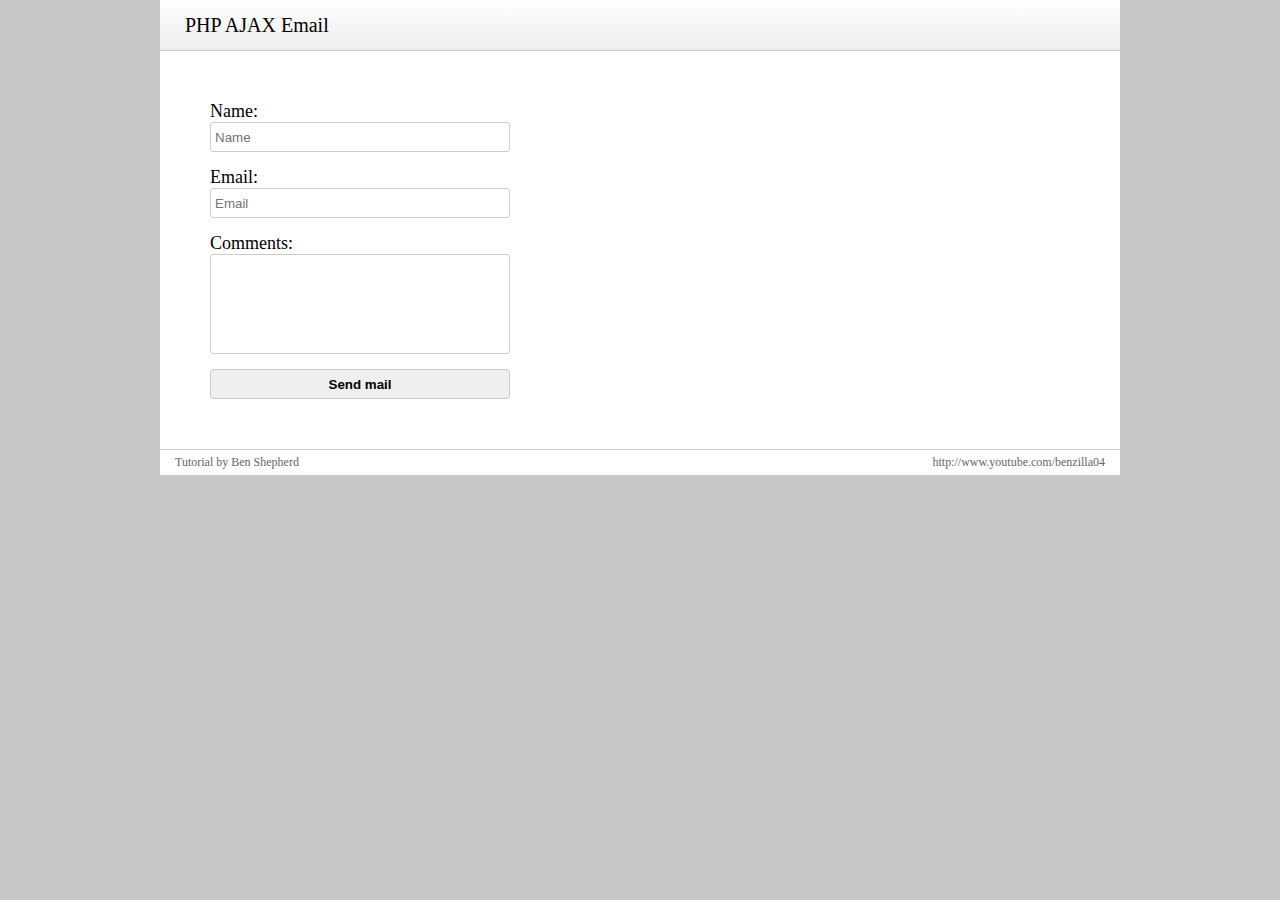
<file: form/index.html>
<html>
<head>
<title>PHP AJAX Email</title>
<link rel="stylesheet" type="text/css" href="style/css2.css" />
<script src="//ajax.googleapis.com/ajax/libs/jquery/1.9.1/jquery.min.js"></script>
<script>
	var ajax = {
		isSubmiting: false,
		send: function() {
			
			if(ajax.isSubmiting == false) {
				ajax.isSubmiting = true;
				
				var userName = $("input[name=name]").val();
				var userEmail = $("input[name=email]").val();
				var userComments = $("textarea").val();
				
				if(userName == "" || userEmail == "" || userComments == "")
					alert("Form not complete");
				else {
					
					ajax.SetText("Sending...");
					$.post("sendmail.php", {
						name: userName, email: userEmail, comments: userComments	
					}, function(data) {
						if(data == "true") {
							ajax.SetText("Sent!");	
						} else {
							ajax.SetText("Send mail");
							alert(data);	
						}
						
						ajax.isSubmiting = false;
					});
				}
			}
			else alert("You can only send 1 email at a time");
		},
		SetText: function(text) {
			$("input[type=button]").val(text);
		}
	}
</script>
</head>

<body>
	<div id="wrapper">
		<div id="title">
			<p>PHP AJAX Email</p>
		</div>
		<div id="content">
			<p>Name:<br />
			<input type="text" class="txtbox" name="name" placeholder="Name"></p>
			<p>Email:<br />
			<input type="text" class="txtbox" name="email" placeholder="Email"></p>
			<p>Comments:<br />
			<textarea name="comments"></textarea></p>
			<input type="button" value="Send mail" onClick="ajax.send()" class="btn">
		</div>
		<div id="footer">
			<p>Tutorial by Ben Shepherd</p><a href="http://www.youtube.com/benzilla04">http://www.youtube.com/benzilla04</a>
		</div>
	</div>
</body>
</html>
</file>
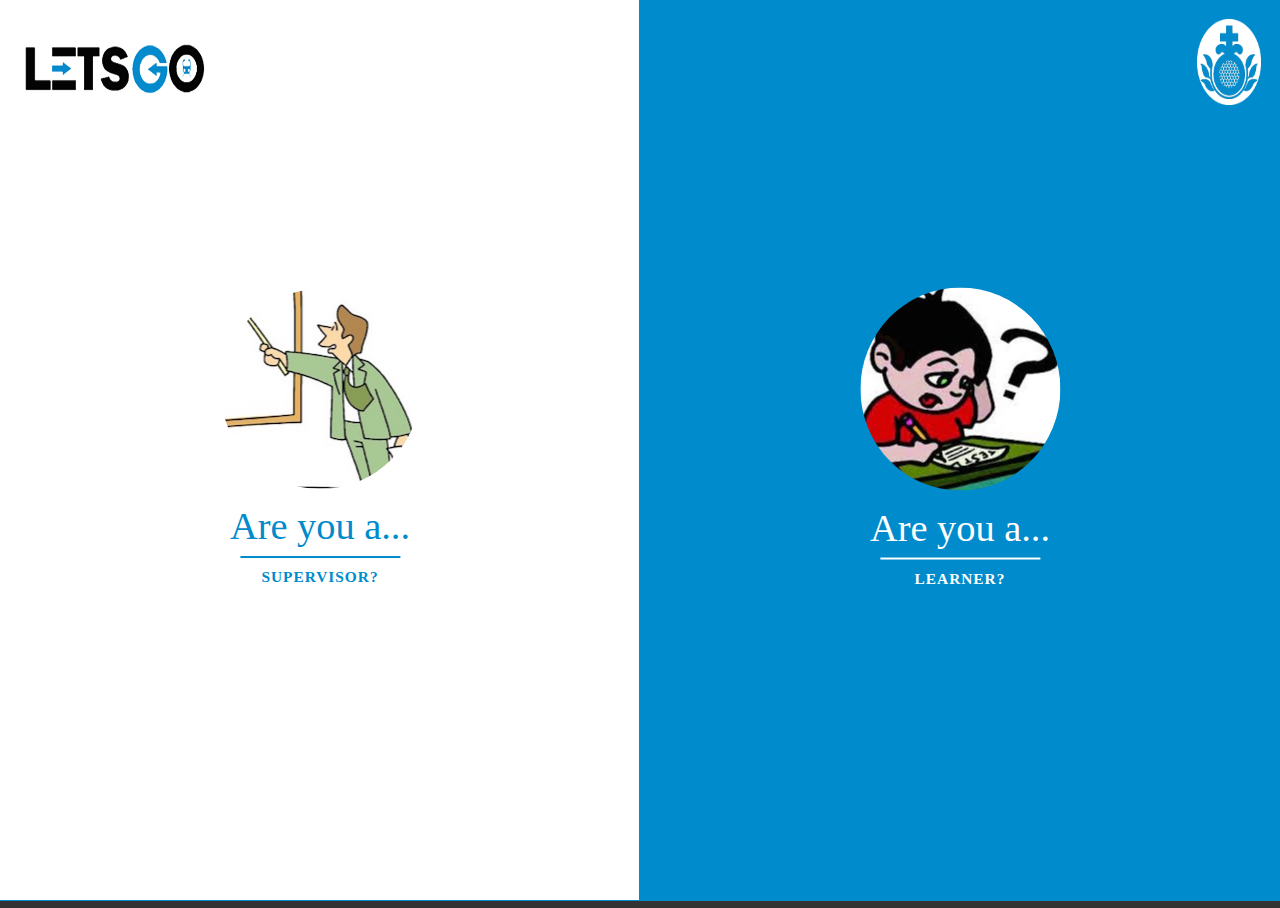
<file: game/index.html>
<!DOCTYPE html>
<html lang="en" class="no-js">
  <head>
    <meta charset="UTF-8" />
    <meta http-equiv="X-UA-Compatible" content="IE=edge,chrome=1"> 
    <title>Lets Go</title>
    <link rel="stylesheet" type="text/css" href="css/main.css" />
  </head>
  <body>
    <div class="container">
      <div id="splitlayout" class="splitlayout">
          <div class="side side-left">
          <img class="icon" align="left" src="pics/logo.png">
            <div class="intro-content">
              <div class="profile"><a href="../scoreDB/index.html"><img src="pics/teach1.jpg" alt="profile1"></a></div>
              <h1><span>Are you a... </span><span>Supervisor?</span></h1>
            </div>
            <div class="overlay"></div>
          </div>
          <div class="side side-right">
            <div class="intro-content">
              <div class="profile"><a href="nav.html"><img src="pics/learn.jpeg" alt="profile2"></a></div>
              <h1><span>Are you a... </span><span>Learner?</span></h1>
            </div>
            <img class="sjog" align="right" src="pics/icon.png">
          </div>
      </div>
    </div>
  </body>
</html>
</file>
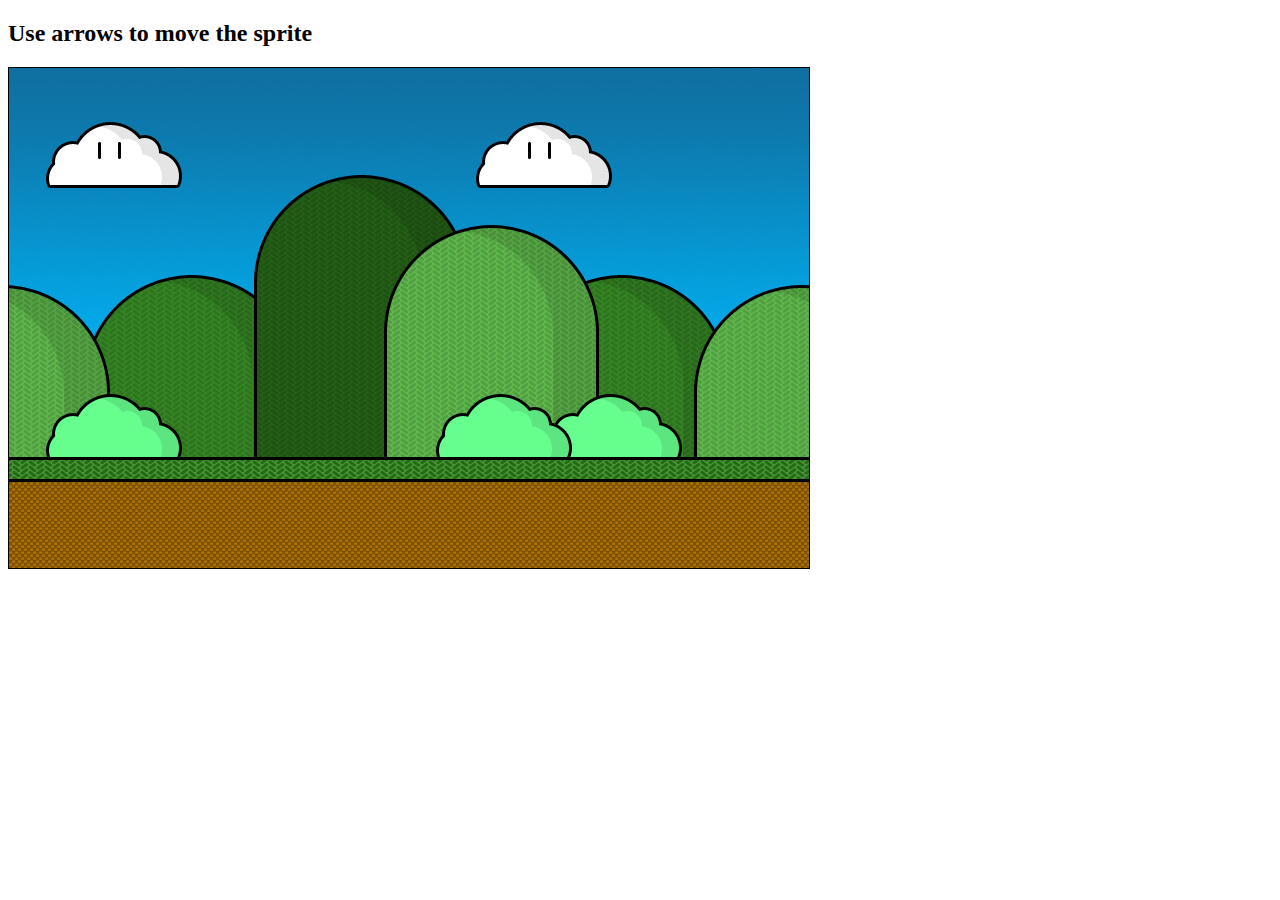
<file: lab8.html>
<!doctype html>
<html lang="en">
	
	<head>
		
		<title>HTML5 Example</title>
		<style type="text/css"> 
			canvas {
			     border: 1px solid #000000
				   }
		</style>
		<script type="text/javascript" src="raf.js"></script>
		<script type="text/javascript" >

			var can1;
			var ctx1;
			function init() {
				can1 =	document.getElementById("canvas1");
				ctx1 =  can1.getContext("2d");
				question1(ctx1);
                var img = new Image();
                img.src = "DummyBoy1.png";
				img.onload = draw;
            }
			function question1(context){ 

				var ctx;
				var count = 0;
				var x;
				var y;
				var dx = 0;
				var dy = 0;
                
				var img = new Image();
                img.src = "DummyBoy1.png";
				img.onload = draw;
                
                var imgObj = new Image(); // Create new img element
			    imgObj.src = 'background.jpg'; // Set
                
                var imgEx = new Image();
                imgEx.src = "explosion.png";
                imgEx.onload = drawExplosion;
                
                function drawPattern(){
                context.fillStyle=context.createPattern(imgObj, "repeat");
			    context.fillRect(0,0,can1.width,can1.height);	
			    }		
			
			    imgObj.onload = drawPattern;
               
                function draw() {
				//requestAnimationFrame(draw);
                    
                //ctx1.clearRect(dx, 300, 106, 100);
                drawPattern();    
				x = (count % 4)* 110;
				y = Math.floor(count /4) * 163;
                    
				ctx1.drawImage(img, x, y, 110, 163, dx++, 300, 110, 163);
                          
				if(count == 15) {
				count= 0;
				} else {
				count++
			}
        }  
                
                 function drawExplosion() {
                     //put explosion code here
        }  
                
                
           document.onkeydown = checkKey;

            function checkKey(e) {
            
                e = e || window.event;
            
                if (e.keyCode == '39') {
                    draw();
                }
                else if (e.keyCode == '37') {
                    draw();
                    ctx1.drawImage(img, x, y, 110, 163, dx--, 300, 110, 163);
                    ctx1.drawImage(img, x, y, 110, 163, dx--, 300, 110, 163);
                }
        }         
    } 
                    
        
</script>

	</head>

	<body onload="init()">
		<h2>Use arrows to move the sprite<h2>
		<canvas id="canvas1" width="800" height="500">
			Canvas is not supported
		</canvas>

	</body>

</html>
</file>
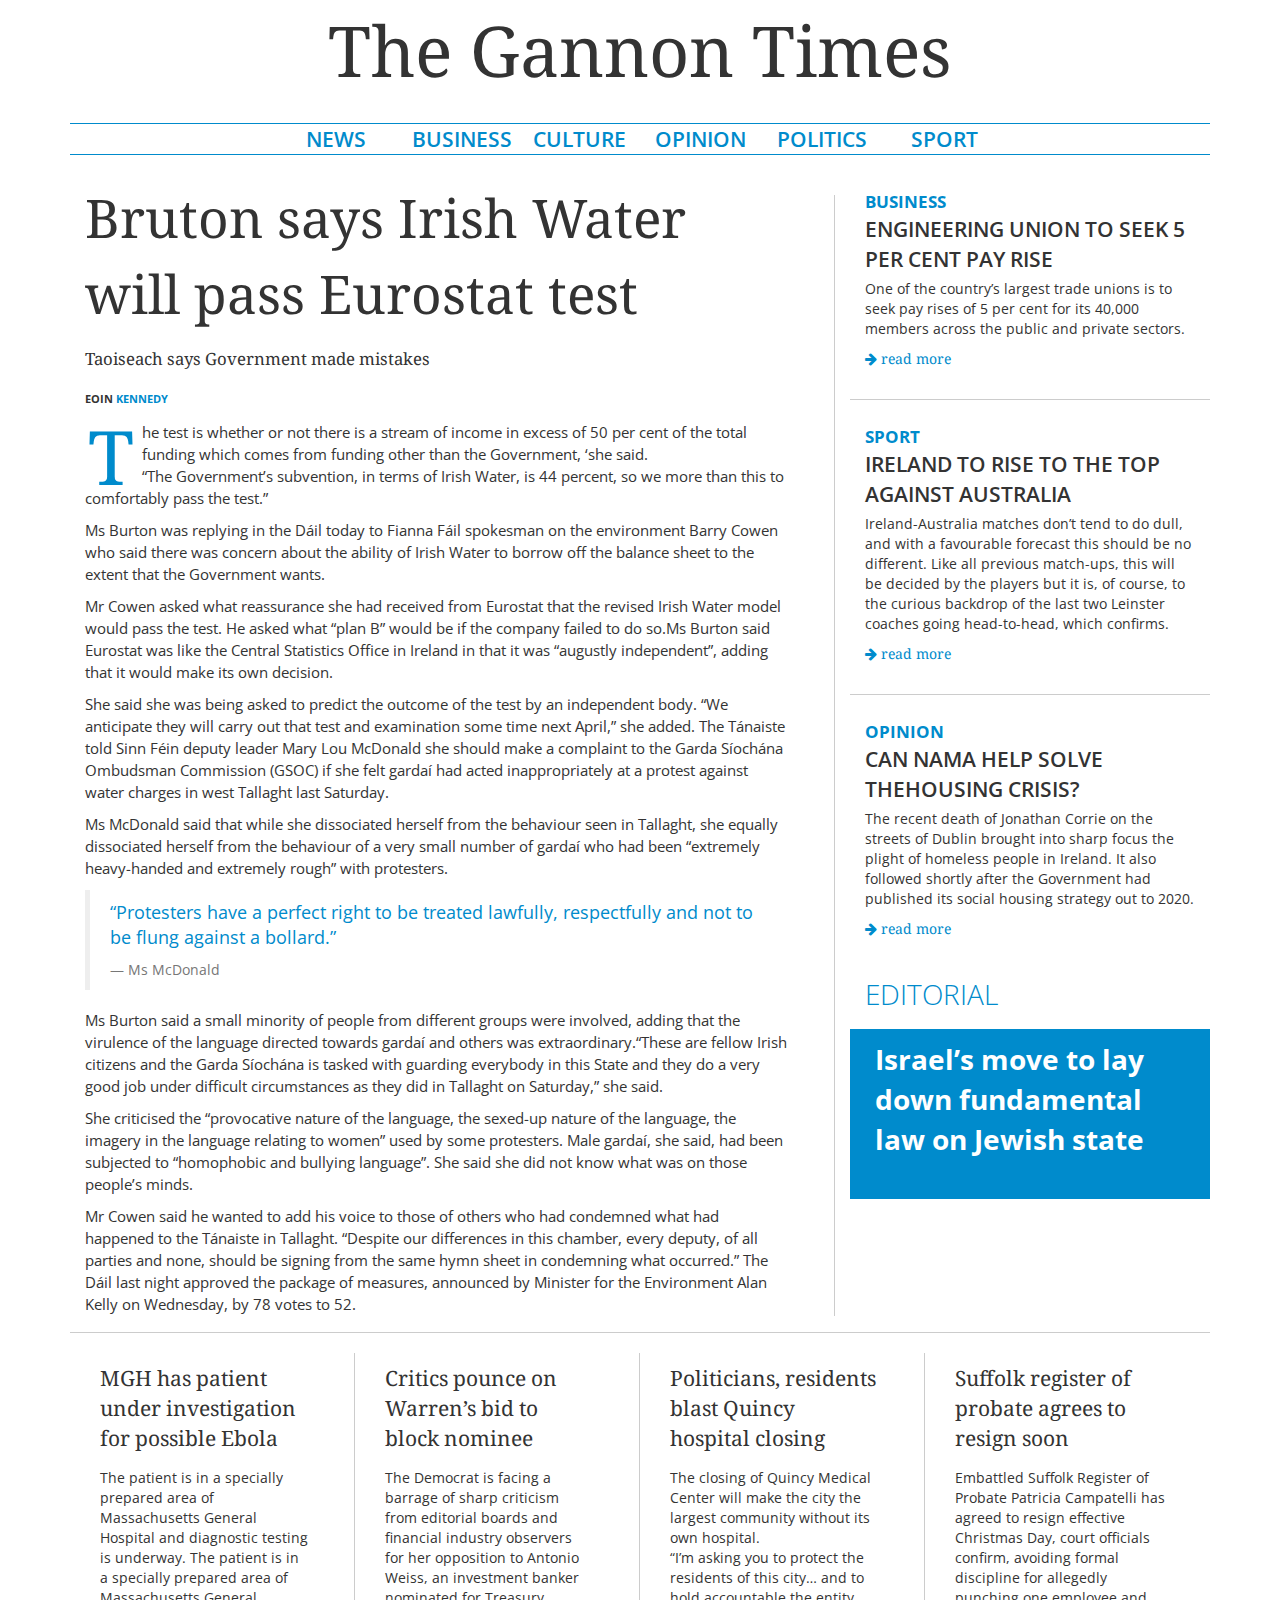
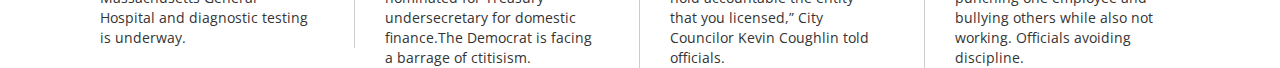
<file: page1.html>
<!DOCTYPE html>
<html lang="en">
  <head>
    <meta charset="utf-8">
    <meta http-equiv="X-UA-Compatible" content="IE=edge">
    <meta name="viewport" content="width=device-width, initial-scale=1">

    <link href="css/bootstrap.min.css" rel="stylesheet">
    <link href='http://fonts.googleapis.com/css?family=Open+Sans:300italic,400italic,600italic,700italic,800italic,400,600,300,700,800' rel='stylesheet' type='text/css'>   
    <link href='http://fonts.googleapis.com/css?family=Droid+Serif' rel='stylesheet' type='text/css'>  
    <link href='http://fonts.googleapis.com/css?family=Droid+Sans' rel='stylesheet' type='text/css'>
    
    <link rel="stylesheet" href="css/font-awesome/css/font-awesome.min.css">  
    <link href="css/style.css" rel="stylesheet">  
  </head>
  <body>
      <div class="container">
          <div class="row">
              <div class="col-md-12">
                    <div id="head" class="col-md-12">The Gannon Times</div>
              </div> 
              <div id="clock" class="col-md-12">
                <iframe src="http://free.timeanddate.com/clock/i4g5k6pd/n78/tlie/tt0" frameborder="0" width="269" height="18"></iframe>
              </div>
              
                   
              <div class="col-sm-12 col-md-12 col-lg-12">
                  <div id="line1" class="col-sm-12 col-md-12 col-lg-12"></div>      
                  <div class="col-md-8 col-md-offset-2">
                        <div id="nav" class="col-sm-4 col-md-4 col-lg-2">NEWS</div>
                        <div id="nav" class="col-sm-4 col-md-4 col-lg-2">BUSINESS</div>
                        <div id="nav" class="col-sm-4 col-md-4 col-lg-2">CULTURE</div>
                        <div id="nav" class="col-sm-4 col-md-4 col-lg-2">OPINION</div>
                        <div id="nav" class="col-sm-4 col-md-4 col-lg-2">POLITICS</div>
                        <div id="nav" class="col-sm-4 col-md-4 col-lg-2">SPORT</div>
                  </div>  
                  <div class="col-md-2"></div>
                  <div id="line1" class="col-sm-12 col-md-12 col-lg-12"></div>      
              </div> 
          </div>
          
          <div class="row">
              <div id="big1" class="col-md-8">
                  <div id="big2" class="col-md-12">Bruton says Irish Water will pass Eurostat test</div>
                  <div id="med" class="col-md-12">Taoiseach says Government made mistakes</div>
                  <div id="auth" class="col-md-12"><strong>EOIN <span class="blueAuth">KENNEDY</span></strong></div>

                  <div id="midCol1" class="col-md-12" >
                    <p><span class="firstcharacter">T</span>he test is whether or not there is a stream of income in excess of 50 per cent of the                                total funding which comes from funding other than the Government, ‘she said.<br> “The                                        Government’s subvention, in terms of Irish Water, is 44 percent, so we more than this to comfortably pass the test.” <p>Ms Burton was replying in the Dáil today to Fianna Fáil spokesman on the environment Barry Cowen who said there was concern                                about the ability of Irish Water to borrow off the balance sheet to the extent that the Government wants.</p><p>Mr Cowen asked what reassurance she had received from Eurostat that the revised Irish Water model would pass the test. He asked what “plan B” would be if the company failed to do so.Ms Burton said Eurostat was like the Central Statistics Office in Ireland in that it was “augustly independent”, adding that it would make its own decision.</p><p> She said she was being asked to predict the outcome of the test by an independent body. “We anticipate they will carry out that test and examination some time next April,” she added.
    The Tánaiste told Sinn Féin deputy leader Mary Lou McDonald she should make a complaint to the Garda Síochána Ombudsman Commission (GSOC) if she felt gardaí had acted inappropriately at a protest against water charges in west Tallaght last Saturday.
    </p><p>
    Ms McDonald said that while she dissociated herself from the behaviour seen in Tallaght, she equally dissociated herself from the behaviour of a very small number of gardaí who had been “extremely heavy-handed and extremely rough” with protesters.</p><p>
                      
                <blockquote  style="color: #008bcc;">
                  <p>“Protesters have a perfect right to be treated lawfully, respectfully and not to be flung against a bollard.”</p>
                  <footer>Ms McDonald</footer>
                </blockquote>
                      
                  </p><p>
    Ms Burton said a small minority of people from different groups were involved, adding that the virulence of the language directed towards gardaí and others was extraordinary.“These are fellow Irish citizens and the Garda Síochána is tasked with guarding everybody in this State and they do a very good job under difficult circumstances as they did in Tallaght on Saturday,” she said.
    </p><p>She criticised the “provocative nature of the language, the sexed-up nature of the language, the imagery in the language relating to women” used by some protesters. Male gardaí, she said, had been subjected to “homophobic and bullying language”. She said she did not know what was on those people’s minds.</p>
    Mr Cowen said he wanted to add his voice to those of others who had condemned what had happened to the Tánaiste in Tallaght.
    “Despite our differences in this chamber, every deputy, of all parties and none, should be signing from the same hymn sheet in condemning what occurred.”
    The Dáil last night approved the package of measures, announced by Minister for the Environment Alan Kelly on Wednesday, by 78 votes to 52.
                  </div> 
              </div>
              <div id="mid" class="col-md-4">
                <div id="blue" class="col-md-12"><strong>BUSINESS</strong></div>
                <div id="rTitle" class="col-md-12">ENGINEERING UNION TO SEEK 5 PER CENT PAY RISE</div>
                <div id="details" class="col-md-12">One of the country’s largest trade unions is to seek pay rises of 5 per cent for its 40,000 members                 across the public and private sectors.</div>
                <div id="arr2" class="col-md-12"><i class="fa fa-arrow-right"></i> read more</div>
                  
                <div class="col-md-12" id="line2"></div>

                <div id="blue" class="col-md-12"><strong>SPORT</strong></div>
                <div id="rTitle" class="col-md-12">IRELAND TO RISE TO THE TOP AGAINST  AUSTRALIA</div>
                <div id="details" class="col-md-12">Ireland-Australia matches don’t tend to do dull, and with a favourable forecast this should be no                   different. Like all previous match-ups, this will be decided by the players but it is, of course, to the curious backdrop of the last                   two Leinster coaches going head-to-head, which confirms. </div>
                <div id="arr2" class="col-md-12"><i class="fa fa-arrow-right"></i> read more</div>

                <div class="col-md-12" id="line2"></div>

                <div id="blue" class="col-md-12"><strong>OPINION</strong></div>
                <div id="rTitle" class="col-md-12">CAN NAMA HELP SOLVE THEHOUSING CRISIS?</div>
                <div id="details" class="col-md-12">The recent death of Jonathan Corrie on the streets of Dublin brought into sharp focus the plight of                 homeless people in Ireland. It also followed shortly after the Government had published its social housing strategy out to 2020.</div>
                <div id="arr2" class="col-md-12"><i class="fa fa-arrow-right"></i> read more</div>

                <div id="light" class="col-md-12">EDITORIAL</div>
                <div id="blueCol" class="col-md-12">
                <div id="b1" class="col-md-12"><strong>Israel’s move to lay 
                down fundamental law on Jewish state</strong></div>
                <div id="arr2" class="col-md-12"><i class="fa fa-arrow-right"></i> read more</div>
              </div>
              </div>              
              <div class="col-md-12"> 
                  
                  <div id="line3" class="col-lg-12"></div>

                  <div id="cols" class="col-md-3"> 
                      <div id="bot" class="col-md-12">MGH has patient under investigation for possible Ebola
                      </div>
                      <div id="midCol4" class="col-md-12">The patient is in a specially prepared area of Massachusetts General Hospital and diagnostic testing is underway. The patient is in a specially prepared area of Massachusetts General Hospital and diagnostic testing is underway.  
                      </div>
                  </div>

                  <div id="cols" class="col-md-3">
                      <div id="bot" class="col-md-12">Critics pounce on Warren’s bid to block nominee</div>
                      <div id="midCol4" class="col-md-12">The Democrat is facing a barrage of sharp criticism from editorial boards and financial industry observers for her opposition to Antonio Weiss, an investment banker nominated for Treasury undersecretary for domestic finance.The Democrat is facing a barrage of ctitisism.
                      </div>
                  </div>

                  <div id="cols" class="col-md-3">   
                      <div id="bot" class="col-md-12">Politicians, residents blast Quincy hospital closing</div>
                      <div id="midCol4" class="col-md-12">The closing of Quincy Medical Center will make the city the largest community without its own hospital. <br>“I’m asking you to protect the residents of this city… and to hold accountable the entity that you licensed,” City Councilor Kevin Coughlin told officials.
                      </div>        
                  </div>      

                      <div id="cols1" class="col-md-3" >  
                          <div id="bot" class="col-md-12">Suffolk register of probate agrees to resign soon</div>
                          <div id="midCol4" class="col-md-12">Embattled Suffolk Register of Probate Patricia Campatelli has agreed to resign effective Christmas Day, court officials confirm, avoiding formal discipline for allegedly punching one employee and bullying others while also not working. Officials avoiding discipline.
                          </div>
                      </div>      
                  </div>
              </div>
          </div>
      </div>
    <!-- jQuery (necessary for Bootstrap's JavaScript plugins) -->
    <script src="https://ajax.googleapis.com/ajax/libs/jquery/1.11.1/jquery.min.js"></script>
    <!-- Include all compiled plugins (below), or include individual files as needed -->
    <script src="js/bootstrap.min.js"></script>
  </body>
</html>
</file>
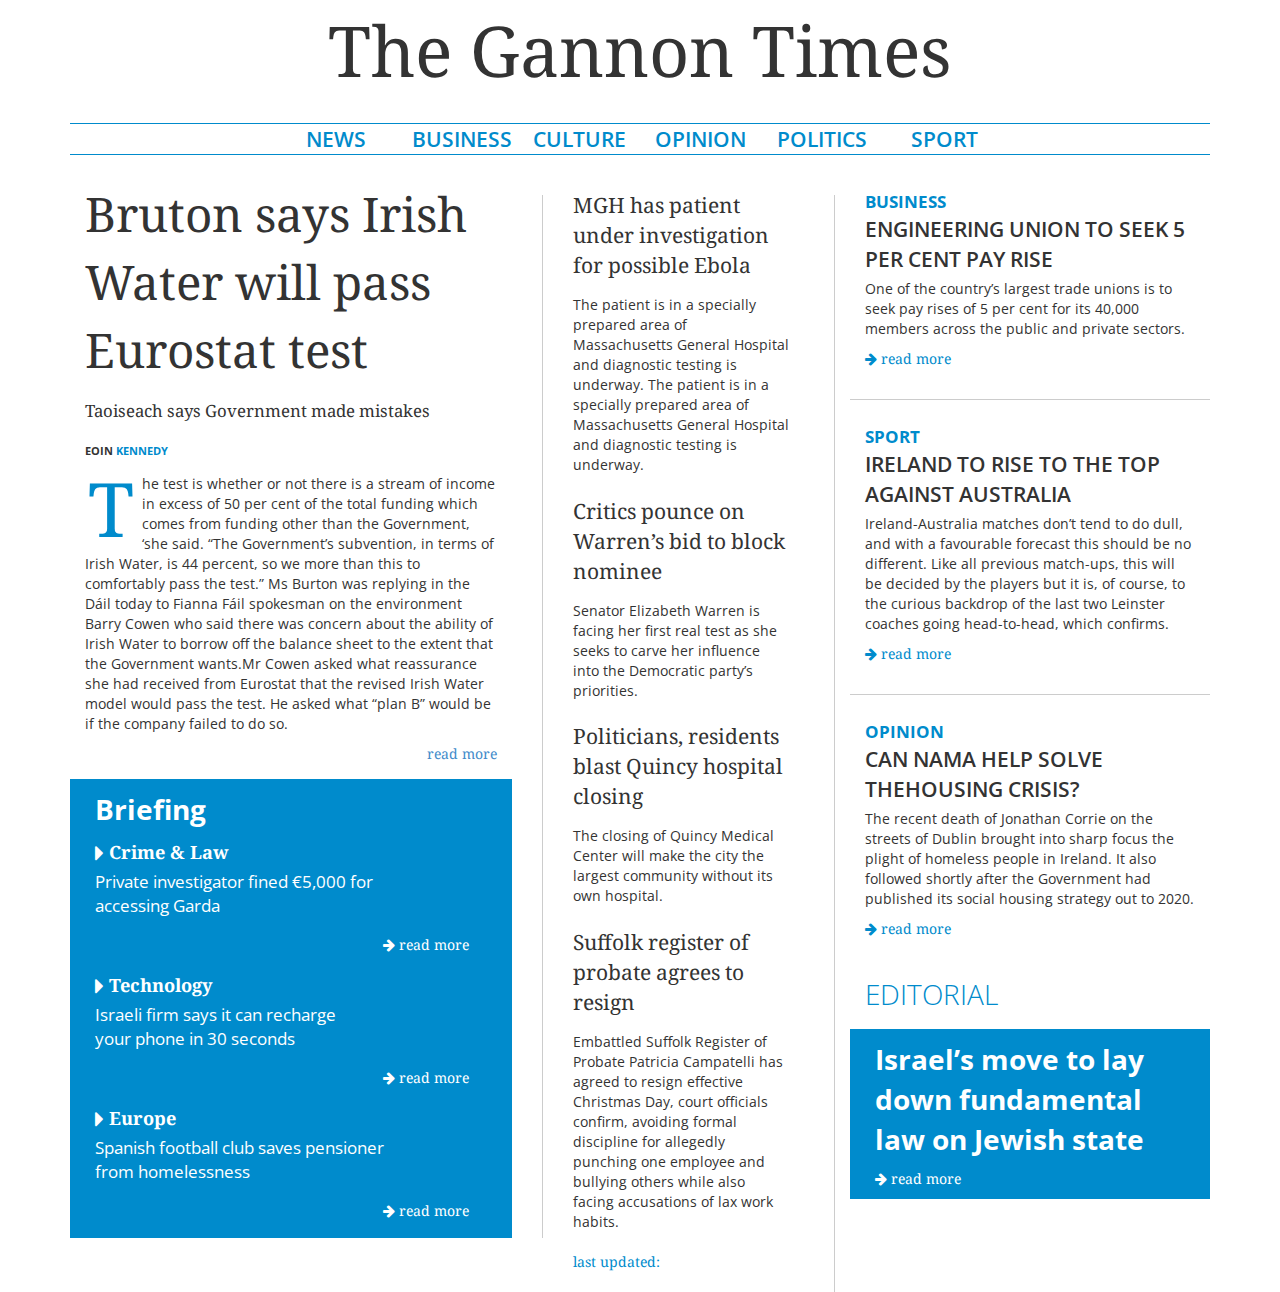
<file: type.html>
<!DOCTYPE html>
<html lang="en">
  <head>
    <meta charset="utf-8">
    <meta http-equiv="X-UA-Compatible" content="IE=edge">
    <meta name="viewport" content="width=device-width, initial-scale=1">

    <link href="css/bootstrap.min.css" rel="stylesheet">
    <link href='http://fonts.googleapis.com/css?family=Open+Sans:300italic,400italic,600italic,700italic,800italic,400,600,300,700,800' rel='stylesheet' type='text/css'>    
    <link href='http://fonts.googleapis.com/css?family=Droid+Serif' rel='stylesheet' type='text/css'>  
    <link href='http://fonts.googleapis.com/css?family=Droid+Sans' rel='stylesheet' type='text/css'>
    <link rel="stylesheet" href="css/font-awesome/css/font-awesome.min.css">  
    <link href="css/style.css" rel="stylesheet">  
  </head>
  <body>
      <div class="container">
          <div class="row">
              <div class="col-md-12">    
                <div id="head" class="col-md-12">The Gannon Times</div>
              </div>

                <div id="clock" class="col-md-12">
                        <iframe src="http://free.timeanddate.com/clock/i4g5k6pd/n78/tlie/tt0" frameborder="0" width="269" height="18"></iframe>
                </div>
                   <!--style="background-color: #F9F6F4"-->
              <div class="col-sm-12 col-md-12 col-lg-12">
                  <div id="line1" class="col-sm-12 col-md-12 col-lg-12"></div>      
                  <div class="col-md-8 col-md-offset-2">
                        <div id="nav" class="col-sm-4 col-md-4 col-lg-2">NEWS</div>
                        <div id="nav" class="col-sm-4 col-md-4 col-lg-2">BUSINESS</div> 
                        <div id="nav" class="col-sm-4 col-md-4 col-lg-2">CULTURE</div>
                        <div id="nav" class="col-sm-4 col-md-4 col-lg-2">OPINION</div>
                        <div id="nav" class="col-sm-4 col-md-4 col-lg-2">POLITICS</div>
                        <div id="nav" class="col-sm-4 col-md-4 col-lg-2">SPORT</div>
                  </div>
                  <div class="col-md-2"></div>
                  <div id="line1" class="col-sm-12 col-md-12 col-lg-12"></div>      
              </div>     
          </div>
          <div class="row">
              <div id="big1" class="col-md-5">
                  <div id="big" class="col-md-12">Bruton says Irish Water will pass Eurostat test</div>
                  <div id="med" class="col-md-12">Taoiseach says Government made mistakes</div>
                  <div id="auth" class="col-md-12"><strong>EOIN <span class="blueAuth">KENNEDY</span></strong></div>
                  <div id="midCol" class="col-md-12">
                          <p><span class="firstcharacter">T</span>he test is whether or not there is a stream of income in excess of 50 per cent of the                                total funding which comes from funding other than the Government, ‘she said. “The                                        Government’s subvention, in terms of Irish Water, is 44 percent, so we more than this to comfortably pass the test.” Ms                                Burton was replying in the Dáil today to Fianna Fáil spokesman on the environment Barry Cowen who said there was concern                                about the ability of Irish Water to borrow off the balance sheet to the extent that the Government wants.Mr Cowen asked what reassurance she had received from Eurostat that the revised Irish Water model would pass the test. He asked what “plan B” would be if the company failed to do so.</p>
                      <div id="read"><a href="page1.html">read more</a></div>
                  </div>
                  
                  <div id="blueCol" class="col-md-12">
                      <div id="b1" class="col-md-12"><strong>Briefing</strong></div>
                      <div id="b" class="col-md-12"><i class="fa fa-caret-right fa-lg"></i><strong> Crime & Law</strong></div>
                      <div id="b3" class="col-md-12">Private investigator fined €5,000 for <br> accessing Garda</div>
                      <div id="arr1" class="col-md-12">
                          <a id="read1" href="#modal-container-1" role="button" class="btn" data-toggle="modal"><i class="fa fa-arrow-right"></i> 
                              read more
                          </a>
                      </div>
                      <div id="b2" class="col-md-12"><i class="fa fa-caret-right fa-lg"></i><strong> Technology</strong></div>
                      <div id="b3" class="col-md-12">Israeli firm says it can recharge <br>your 
phone in 30 seconds</div>
                      <div id="arr1" class="col-md-12">
                          <a id="read1" href="#modal-container-2" role="button" class="btn" data-toggle="modal"><i class="fa fa-arrow-right"></i> 
                              read more
                          </a>
                      </div>
                      <div id="b2" class="col-md-12"><i class="fa fa-caret-right fa-lg"></i><strong> Europe</strong></div>
                      <div id="b3" class="col-md-12">Spanish football club saves pensioner <br>
from homelessness</div>
                      <div id="arr1" class="col-md-12">
                          <a id="read1" href="#modal-container-3" role="button" class="btn" data-toggle="modal"><i class="fa fa-arrow-right"></i> 
                              read more
                          </a>
                      </div>
                  </div>
                 <br><br>
                </div>

              <div id="big1" class="col-md-3">
                  
                  <div id="midBig" class="col-md-12">MGH has patient under investigation for possible Ebola
                  </div>
                  <div id="midCol" class="col-md-12">The patient is in a specially prepared area of Massachusetts General Hospital and diagnostic testing is underway. The patient is in a specially prepared area of Massachusetts General Hospital and diagnostic testing is underway.  
                  </div>
                  <div id="read" class="col-md-12">
                  </div>
                  
                  <div id="midBig2" class="col-md-12">Critics pounce on Warren’s bid to block nominee</div>
                  <div id="midCol" class="col-md-12">Senator Elizabeth Warren is facing her first real test as she seeks to carve her influence into the Democratic party’s priorities.
                  </div>
                  
                  <div id="midBig2" class="col-md-12">Politicians, residents blast Quincy hospital closing</div>
                  <div id="midCol" class="col-md-12">The closing of Quincy Medical Center will make the city the largest community without its own hospital. 
                  </div>
                  
                  <div id="read" class="col-md-12">
                  </div>
                  
                  <div id="midBig2" class="col-md-12">Suffolk register of probate agrees to resign</div>
                  <div id="midCol" class="col-md-12">Embattled Suffolk Register of Probate Patricia Campatelli has agreed to resign effective Christmas Day, court officials confirm, avoiding formal discipline for allegedly punching one employee and bullying others while also facing accusations of lax work habits.
                  </div>
                  
                  <div id="time" class="col-md-12">
                      
                  <div id="read2" class="col-md-12">last updated: <br>
                      <script language="JavaScript">
                          
                        TargetDate = "12/10/2013 5:00 AM";
                        BackColor = "white";
                        ForeColor = "#008bcc";
                        CountActive = true;
                        CountStepper = +1;
                        LeadingZero = true;
                        DisplayFormat = "%%M%% Minutes, %%S%% Seconds.";
                        FinishMessage = "It is finally here!";
                          
                      </script>
                    <script language="JavaScript" src="http://scripts.hashemian.com/js/countdown.js"></script>

                  </div>
                    
                  </div> 
                  
                <div class="modal fade" id="modal-container-1" role="dialog" aria-labelledby="myModalLabel" aria-hidden="true">
                    <div class="modal-dialog">
                        <div class="modal-content">
                            <div id="mHead" >
                                    Crime & Law
                            </div>
                            <div class="modal-body">
                           <p>A private investigator has been convicted on two charges of illegally obtaining information from the Garda Pulse system and fined a total of €5,000.
Michael J Gaynor, trading as MJG Investigations, Beatty Grove, Celbridge, Co Kildare, was before Dublin District Court facing a prosecution by the Data Protection Commissioner.</p><p>
Mr Gaynor (62), a former garda, faced three charges of illegally accessing personal information held by An Garda Síochána and of disclosing it without authority, under the provisions of section 22 (1) of the Data Protection Acts 1988 and 2003.
                                He was convicted on two of those charges and fined €2,500 for each offence.</p><p>
Some 72 criminal charges in total against Mr Gaynor related to alleged breaches of data protection legislation, including illegally accessing and disclosing personal information on individuals held by An Garda Síochána and the ESB.
A total of 69 were taken into consideration in sentencing.</p><p>
Remy Farrell SC for the Data Protection Commissioner told the court Mr Gaynor had provided tracing reports to three credit unions - in Balbriggan, Lucan and Citybus Credit Union - on individuals they hoped to take action against for non-payment of debts.</p><p>
                                
                                He had allegedly obtained the information from Detective Garda Paul Cullen, a member of the Garda National Immigration Bureau, who had “little cause to be accessing information” on the three individuals concerned between May and October of last year.</p>
The court heard that three tracing reports provided to credit unions contained information such as names, addresses, vehicle registration details and, in the case of one of the individuals, information on a drink-driving conviction.
In the case of each of the three reports, information in them coincided with information accessed on Garda systems a few days earlier by Det Garda Cullen.
                            </div>
                            <div class="modal-footer">
                                 <button type="button" class="btn btn-default" data-dismiss="modal">Close</button>
                            </div>
                        </div>	
                    </div>
			    </div>
                <div class="modal fade" id="modal-container-2" role="dialog" aria-labelledby="myModalLabel" aria-hidden="true">
                    <div class="modal-dialog">
                        <div class="modal-content">
                            <div id="mHead">
                                   Technology
                            </div>
                            <div class="modal-body">
                            <p>Using nano-technology to synthesise artificial molecules, Tel Aviv-based StoreDot says it has developed a battery that can store a much higher charge more quickly, in effect acting like a super-dense sponge to soak up power and retain it.
</p><p>While the prototype is currently far too bulky for a mobile phone, the company believes it will be ready by 2016 to market a slim battery that can absorb and deliver a day's power for a smartphone in just 30 seconds.</p><p>
"These are new materials, they have never been developed before," said Doron Myersdorf, the founder and chief executive of StoreDot, whose investors include Russian billionaire and Chelsea soccer club owner Roman Abramovich.The innovation is based around the creation of "nanodots", which StoreDot describes as bio-organic peptide molecules.</p><p>Nanodots alter the way a battery behaves to allow the rapid absorption and, critically, the retention of power.
The company has raised $48m (€38.6m) from two rounds of funding, including backing from a leading mobile phone maker. </p><p>Mr Myersdorf declined to name the company, but said it was Asian.
With the number of smartphone users forecast to reach 1.75 billion this year, StoreDot sees a big market, and some experts think that, with more work, it could be on to a winner.
"We live in a power hungry world ... people are constantly chasing a power outlet. <p><p>StoreDot has the potential to solve this real big problem," said Zack Weisfeld, who has worked with and evaluated ventures in the mobile phone sector globally."They still have some way to go, to deal with size of battery and power cycle rounds, but if solvable, it's a very big breakthrough," he said. </p><p>A power cycle round refers to the number of times a battery can be re-charged in its lifetime.
Mr Myersdorf said a fast-charge phone would cost €80-€120 more than current models and would ultimately be able to handle 1,500 recharge/discharge cycles, giving it about three years of life.
</p><p>He hopes to use the same technology to create a car battery that recharges in two or three minutes, rather than current models which commonly need to be charged overnight.
</p> 
                            </div>
                            <div class="modal-footer">
                                 <button type="button" class="btn btn-default" data-dismiss="modal">Close</button>
                            </div>
                        </div>	
                    </div>     
			    </div> 
                <div class="modal fade" id="modal-container-3" role="dialog" aria-labelledby="myModalLabel" aria-hidden="true">
                    <div class="modal-dialog">
                        <div class="modal-content">
                            <div id="mHead">
                                    Europe
                            </div>
                            <div class="modal-body">
                            <p>The players and staff of a Spanish football team have stepped in to rescue an 85-year-old woman from homelessness after her flat was repossessed.
Carmen Martínez was evicted from her home in the Madrid district of Vallecas on Friday, because she was the guarantor of a debt her son had taken on from a private lender and which he was unable to pay back.</p><p> The scenes of Ms Martínez crying as she was escorted from her home and of angry neighbours appealing in vain to the police to stop the eviction went viral.“We’re not going to do nothing, we’re going to help that lady,” said Paco Jémez, coach of local first division team Rayo Vallecano, on Saturday.</p><p> “Not just me, but the whole coaching staff and the players.”
Mr Jémez and his staff agreed to pay an unspecified monthly sum to Ms Martínez in order for her to be able to rent a new home. The basic terms were agreed on when Ms Martinez, who was widowed seven years ago, met with the coach and representatives of an anti-eviction organisation at Rayo Vallecano’s ground.</p><p>“I’m very proud to be able to give a hand,” Mr Jémez said. “I’d like to help more people, but it’s impossible. In this particular case, because it’s a local lady, we as a club can’t pass up the chance to help.”
Ms Martínez’s son, Luis Jiménez, took out the €40,000 private loan in 2010, after his bank refused his request for credit.</p><p> His family says he needed the money to get through financial difficulties after a divorce and losing his job, and also to renovate his home. However, he failed to pay the sum back and with the accumulated interest the debt rose to €77,000. The terms of the loan meant that his mother’s property, valued at €160,000, was liable for foreclosure.</p><p>“I didn’t know anything about it,” Ms Martínez told El País newspaper. “I don’t know how to read or write, all I can do is sign my name. So I asked my neighbour to help me [read the contract] and that was when we found out.”
The Spanish government and Madrid City Hall have also got involved, each promising they will help find new accommodation for Ms Martínez, who receives a monthly pension of €630.</p><p>
Evictions have been one of the most visible effects of Spain’s recent economic crisis, which was in great part caused by an overheated property sector. An unemployment rate which is still at 24 percent and strict mortgage laws have meant that tens of thousands of families have lost their homes.</p><p>
Last year, the government introduced changes to the law, after intense campaigning by activists. However, new figures show that the number of evictions from occupied homes increased 17 percent in the first half of 2014 compared to the same period a year earlier.</p>
                            </div>
                            <div class="modal-footer">
                                 <button type="button" class="btn btn-default" data-dismiss="modal">Close</button>
                            </div>
                        </div>	
                    </div>
			    </div> 
              </div>

              <div id="mid" class="col-md-4">
                    <div id="blue" class="col-md-12"><strong>BUSINESS</strong></div>
                    <div id="rTitle" class="col-md-12">ENGINEERING UNION TO SEEK 5 PER CENT PAY RISE
                    </div>
                    <div id="details" class="col-md-12">One of the country’s largest trade unions is to seek pay rises of 5 per cent for its 40,000 members across the public and private sectors.</div>
                    <div id="arr2" class="col-md-12"><i class="fa fa-arrow-right"></i> read more</div>
                  
                    <div class="col-md-12" id="line2"></div>

                  
                    <div id="blue" class="col-md-12"><strong>SPORT</strong></div>
                    <div id="rTitle" class="col-md-12">IRELAND TO RISE TO THE TOP AGAINST  AUSTRALIA</div>
                    <div id="details" class="col-md-12">Ireland-Australia matches don’t tend to do dull, and with a favourable forecast this should be no different. Like all previous match-ups, this will be decided by the players but it is, of course, to the curious backdrop of the last two Leinster coaches going head-to-head, which confirms. </div>
                    <div id="arr2" class="col-md-12"><i class="fa fa-arrow-right"></i> read more</div>
                  
                    <div class="col-md-12" id="line2"></div>
                  
                    <div id="blue" class="col-md-12"><strong>OPINION</strong></div>
                    <div id="rTitle" class="col-md-12">CAN NAMA HELP SOLVE THEHOUSING CRISIS?</div>
                    <div id="details" class="col-md-12">The recent death of Jonathan Corrie on the streets of Dublin brought into sharp focus the plight of homeless people in Ireland. It also followed shortly after the Government had published its social housing strategy out to 2020.</div>
                    <div id="arr2" class="col-md-12"><i class="fa fa-arrow-right"></i> read more</div>
                  
                  <div id="light" class="col-md-12">EDITORIAL</div>
                  <div id="blueCol" class="col-md-12">
                      <div id="b1" class="col-md-12"><strong>Israel’s move to lay 
down fundamental law on Jewish state</strong></div>
                      <div id="arr3" class="col-md-12"><i class="fa fa-arrow-right"></i> read more</div>
                  </div>
              </div>
          </div>
      </div>
    <!-- jQuery (necessary for Bootstrap's JavaScript plugins) -->
    <script src="https://ajax.googleapis.com/ajax/libs/jquery/1.11.1/jquery.min.js"></script>
    <!-- Include all compiled plugins (below), or include individual files as needed -->
    <script src="js/bootstrap.min.js"></script>
  </body>
</html>
</file>
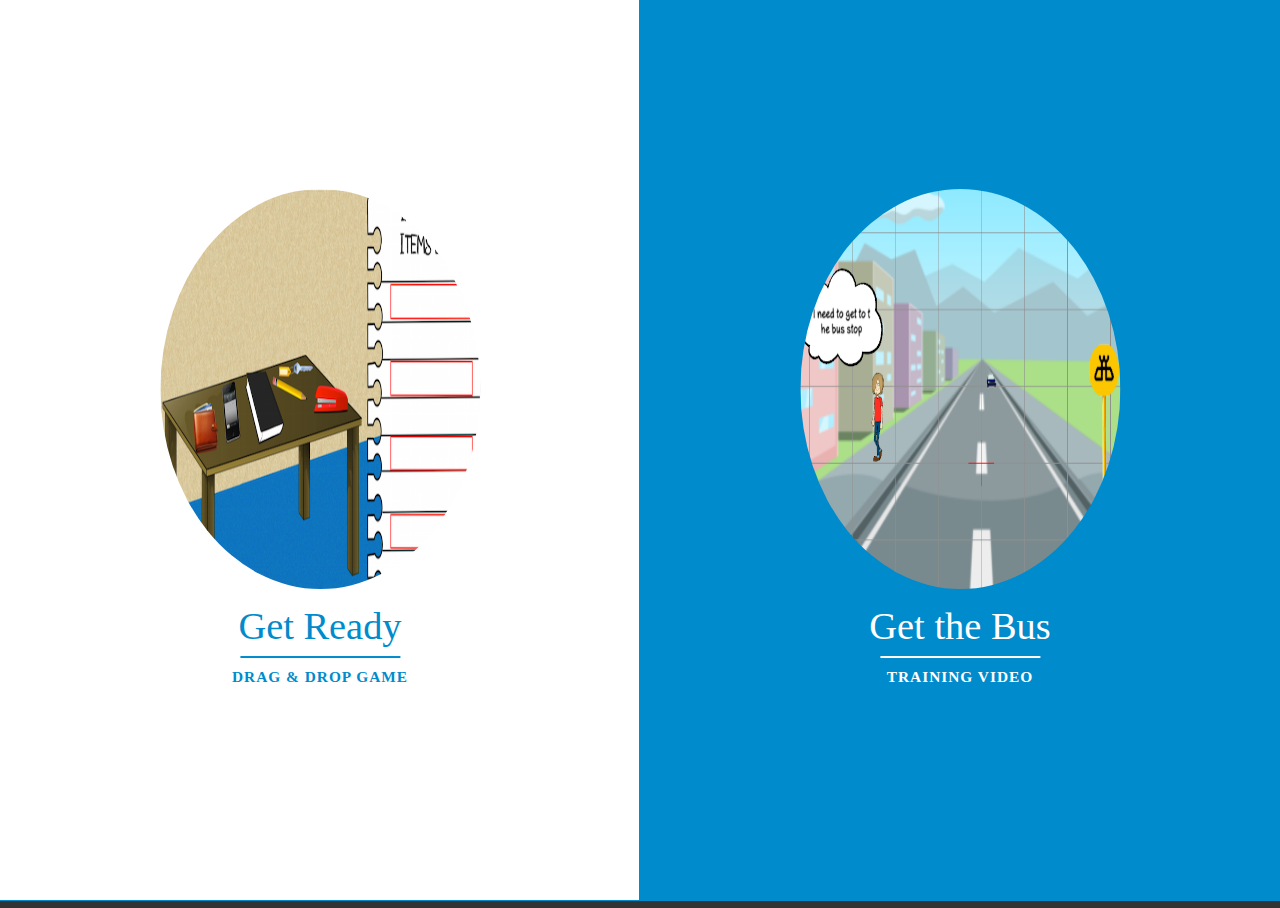
<file: game/nav.html>
<!DOCTYPE html>
<html lang="en" class="no-js">
  <head>
    <meta charset="UTF-8" />
    <meta http-equiv="X-UA-Compatible" content="IE=edge,chrome=1"> 
    <title>Lets Go</title>
    <link rel="stylesheet" type="text/css" href="css/main.css" />
  </head>
  <body>
    <div class="container">
      <div id="splitlayout" class="splitlayout">
          <div class="side side-left">
            <div class="intro-content">
              <div class="profile"><a href="game.html"><img width="400px" height="400px" src="pics/drag.png" alt="profile1"></a></div>
              <h1><span>Get Ready</span><span>Drag & Drop Game</span></h1>
            </div>
            <div class="overlay"></div>
          </div>
          <div class="side side-right">
            <div class="intro-content">
              <div class="profile"><a href="anim.html"><img width="400px" height="400px" src="pics/anim.png" alt="profile2"></a></div>
              <h1><span>Get the Bus</span><span>Training Video</span></h1>
            </div>
            <div class="overlay"></div>
          </div>
      </div>
    </div>
  </body>
</html>
</file>
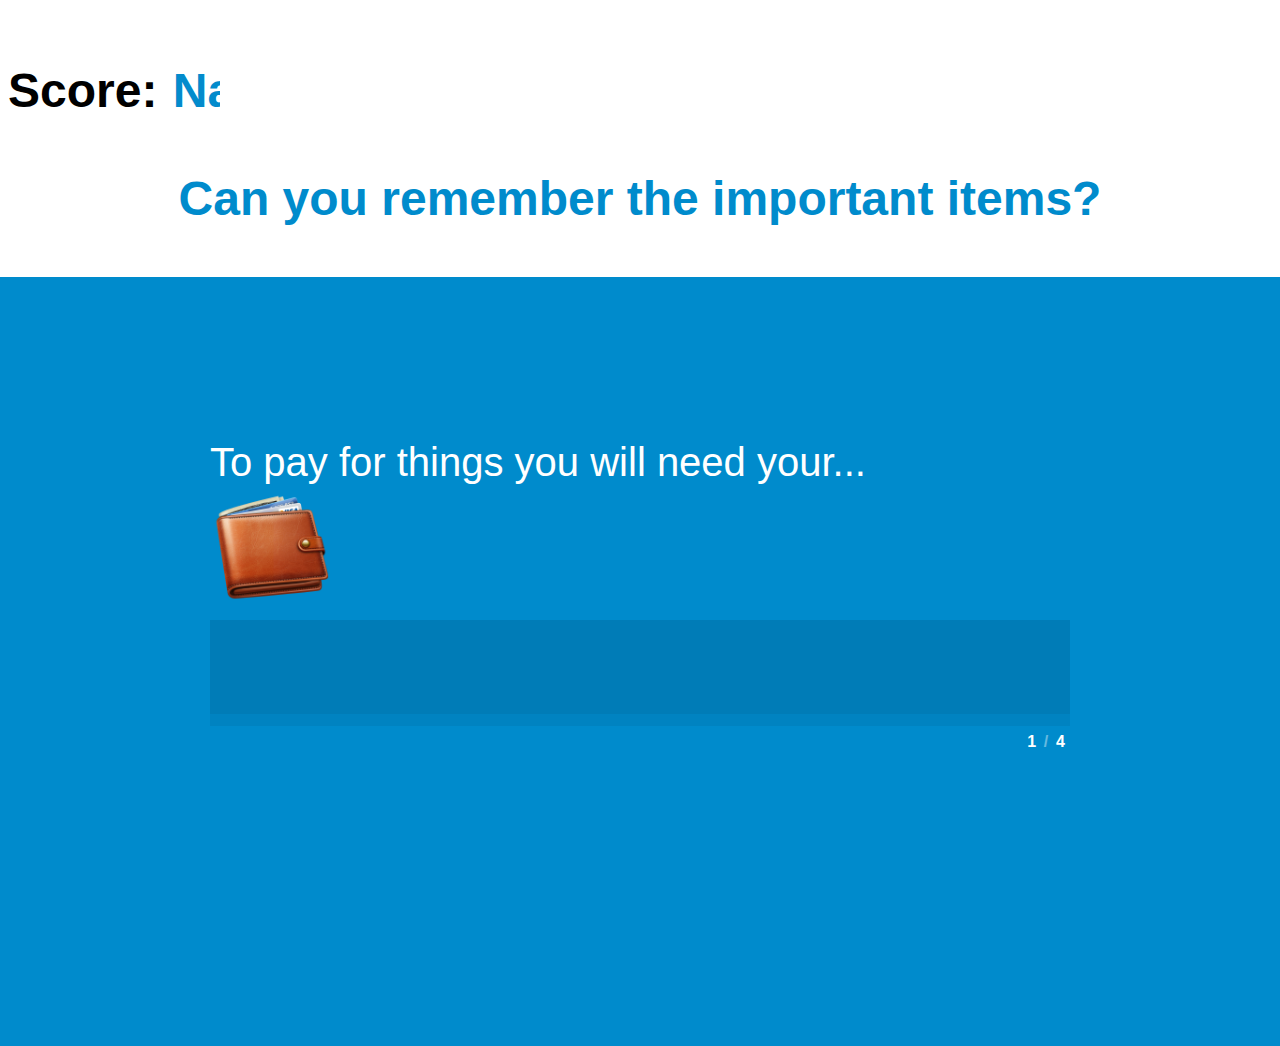
<file: game/text.html>
<!DOCTYPE html>
<html lang="en" class="no-js">
	<head>
		<meta charset="UTF-8" />
		<meta http-equiv="X-UA-Compatible" content="IE=edge"> 
		<meta name="viewport" content="width=device-width, initial-scale=1"> 
		<title>Memory game</title>
		<meta name="description" content="Memory game"/>
		<link rel="stylesheet" type="text/css" href="css/normalize.css" />
		<link rel="stylesheet" type="text/css" href="css/demo.css" />
		<link rel="stylesheet" type="text/css" href="css/component.css" />
		<script src="https://ajax.googleapis.com/ajax/libs/jquery/1.11.2/jquery.min.js"></script>
		<script src="js/modernizr.custom.js"></script>
	</head>
	<body>
		<div class="container">
			<!--temporarily holds data-->
			<form name="form2">
				<input type="hidden" name="score2">
			</form>
			
			<form id="msg" name="newer">
				<span id="score1">Score: </span><input id="score" type="text" name="score" value="">
			</form>
			
			<header class="memory-header">
				<h1 id="rem"><b>Can you remember the important items?</b></h1>
				<h1 id="rem1"><b></b></h1>
			</header>
			<section>
			<!--used for dynamic form append-->
			<div id="temp"></div>
			
			<script lang="javascript">
				var locate = window.location;
				document.form2.score2.value = locate;

				var text = document.form2.score2.value;

				function delineate2(str)
				{
				point = str.lastIndexOf("=");
				return(str.substring(point+1,str.length));
				}
				var del = delineate2(text);

			</script> 
				<form id="theForm" class="simform">
					<div class="simform-inner">
						<ol class="questions">
							<li>
								<span><label for="q1">To pay for things you will need your...  <br><img id="wallet" value="WALLET" src="pics/wallet.png" width="120" height="120"></label></span>
								<input id="q1" name="q1" type="text"/>
							</li>
							<li>
								<span><label for="q2">To call or text you will need a...  <br><img id="phone" value="PHONE" src="pics/phone2.png" width="65" height="120"></label></span>
								<input id="q2" name="q2" type="text"/>
							</li>
							<li>
								<span><label for="q3">To get into the house you will need your...  <br><img id="keys" value="KEYS" src="pics/keys.png" </label></span>
								<input id="q3" name="q3" type="text"/>
							</li>
							<li>
								<span><label for="q4">To travel on the bus you will need your...  <br><img id="card" value="CARD" src="pics/card.png" </label></span>
								<input id="q4" name="q4" type="text"/>
							</li>
						</ol><!-- /questions -->
						<button class="submit" type="submit">Send answers</button>
						<div class="controls">
							<button class="next"></button>
							<div class="progress"></div>
							<span class="number">
								<span class="number-current"></span>
								<span class="number-total"></span>
							</span>
							<span class="error-message"></span>
						</div>
					</div>
					<span class="final-message"></span>
				</form>	
			</section>
		</div>
		<script src="js/classie.js"></script>
		<script src="js/stepsForm.js"></script>
		<script>
			var theForm = document.getElementById( 'theForm' );
                    //disable form autocomplete
                    theForm.setAttribute( "autocomplete", "off" );
					new stepsForm( theForm, {
					onSubmit : function( form ) {
					// hide questions
					classie.addClass( theForm.querySelector( '.simform-inner' ), 'hide' ); 

					// converts score to an int
					var del = parseInt(delineate2(text));

					// level 1 score + total level 2 score
					var score = del+20;
					document.newer.score.value = score;
					
					// dynamic css here
					document.getElementById("msg").style.display="none";

					// dynamically generate html form
					var f = document.createElement("form");
					f.setAttribute('method',"post");
					f.setAttribute('action',"../scoreDB/add_client.php");
					f.setAttribute('id', "finalForm");

					var name = document.createElement("div");
			        name.innerHTML = "NAME: ";

					var i = document.createElement("input"); //input element, text
					i.setAttribute('type', "text");
					i.setAttribute('name', "score");
					i.setAttribute('value', score);
					i.setAttribute('id', "input1");

					var score = document.createElement("div");
			        score.innerHTML = "SCORE: ";

					var j = document.createElement("input"); //input element, text
					j.setAttribute('type', "text");
					j.setAttribute('name', "name");
					j.setAttribute('value', "");
					j.setAttribute('id', "input2");

					var s = document.createElement("input"); //input element, Submit button
					s.setAttribute('type', "submit");
					s.setAttribute('value', "Save");

					// autosubmit form
					// f.submit();
					f.appendChild(name);
					f.appendChild(j);
					f.appendChild(document.createElement('br'));
					f.appendChild(score);
					f.appendChild(i);
					f.appendChild(document.createElement('br'));
					f.appendChild(document.createElement('br'));					
					f.appendChild(s);
					// dynamic form appended to temp div
					document.getElementById('temp').appendChild(f);

					document.getElementById('rem').style.visibility = 'hidden';
					var finish = document.createElement("div");
			        finish.innerHTML = "ENTER YOUR NAME AND SAVE YOUR SCORE!";
			        document.getElementById('rem1').appendChild(finish);
			        
					var audio = new Audio('sounds/trumpet.mp3');
                  	audio.play();
				}
			} );
		</script>
	</body>
</html>
</file>
<file: form/style/css2.css>
* {
	padding:0;
	margin:0;
}
body, html {
	width:100%;
	height:100%;
}
body {
	font-family:Calibri;
	background:rgb(200,200,200);
}
#wrapper {
	width:960px;
	min-height:400px;
	margin:0 auto;
	background:#fff;
}
#title {
	height:50px;
	line-height:50px;
	border-bottom:1px solid #ccc;
	background-image:-webkit-linear-gradient(#fff 0%, #eee 100%);
	background-image:-khtml-linear-gradient(#fff 0%, #eee 100%);
	background-image:-ms-linear-gradient(#fff 0%, #eee 100%);
	background-image:-o-linear-gradient(#fff 0%, #eee 100%);
	background-image:-linear-gradient(#fff 0%, #eee 100%);
}
#title p {
	margin-left:25px;
	font-size:20px;
	font-family:Cambria;
}
#content {
	margin:50px;	
}
#content p {
	font-size:18px;
	font-family:Cambria;
	margin-top:15px;
}
.txtbox, textarea, .btn {
	padding:4px;
	width:300px;
	height:30px;
	border-radius:3px;
	border:1px solid #ccc;
}
textarea {
	height:100px;
	resize:none;
	margin-bottom:15px;
}
.btn {
	font-weight:bold;
}
.btn:hover {
	text-decoration:underline;
	cursor:pointer;	
}
#footer {
	width:100%;
	height:25px;
	line-height:25px;
	border-top:1px solid #ccc;
	background-image:-webkit-linear-gradient(#fff 100%, #eee 0%);
	background-image:-khtml-linear-gradient(#fff 100%, #eee 0%);
	background-image:-ms-linear-gradient(#fff 100%, #eee 0%);
	background-image:-o-linear-gradient(#fff 100%, #eee 0%);
	background-image:-linear-gradient(#fff 100%, #eee 0%);	
	border-bottom-right-radius:10px;
	border-bottom-left-radius:10px;
	overflow:hidden;
}
#footer p,#footer a {
	color:#666;
	font-size:12px;
}
#footer p {
	float:left;
	margin-left:15px;
}
#footer a {
	float:right;
	margin-right:15px;
	text-decoration:none;
}
</file>
<file: game/css/main.css>
html, body, 
.container {
	position: relative;
	width: 100%;
	height: 100%;
}

body {
	overflow-y: scroll;
	background: #333;
	font-family: 'calibri';
}

.icon{
	width: 35%;
	height: 17%;
}

.sjog{
	width: 10%;
	height: 9.5%;
	padding-top: 3%;
	padding-right: 3%;
}

.splitlayout {
	position: relative;
	overflow-x: hidden;
	min-height: 100%;
	width: 100%;
}

.side {
	position: fixed;
	top: 0;
	z-index: 100;
	width: 50%;
	height: 100%;
	text-align: center;
	-webkit-backface-visibility: hidden;
}

.side-left {
	left: 0;
	background: #fff;
	color: #008bcc;
	outline: 1px solid #008bcc; 
}

.side-right {
	right: 0;
	background: #008bcc;
	color: #fff;
	outline: 1px solid #008bcc;
}

/* Intro content, profile images and names */
.intro-content {
	position: absolute;
	top: 50%;
	left: 50%;
	padding: 0 1em;
	width: 50%;
	cursor: pointer;
	-webkit-transform: translateY(-50%) translateX(-50%);
	transform: translateY(-50%) translateX(-50%);
}

.profile img {
	max-width: 100%;
	border-radius: 50%;
}

.intro-content h1 > span {
	display: block;
	white-space: nowrap;
}

.intro-content h1 > span:first-child {
	font-weight: 300;
	font-size: 2em;
}

.intro-content h1 > span:nth-child(2) {
	position: relative;
	margin-top: 0.5em;
	padding: 0.8em;
	text-transform: uppercase;
	letter-spacing: 1px;
	font-size: 0.8em;
}
.intro-content h1 > span:nth-child(2):before {
	position: absolute;
	top: 0;
	left: 25%;
	width: 50%;
	height: 2px;
	background: #008bcc;
	content: '';
}
.side-right .intro-content h1 > span:nth-child(2):before {
	background: #fff;
}

/* Media Queries */
@media screen and (max-width: 83em) {
	.intro-content { 
		font-size: 60%; 
	}
}

@media screen and (max-width: 58em) {
	body { 
		font-size: 90%; 
	}
}

@media screen and (max-width: 42.5em) {
	body { 
		font-size: 80%; 
	}
	.intro-content { 
		font-size: 50%; 
	}
}

@media screen and (max-height: 41.125em) {
	.intro-content {
		-webkit-transform: translateY(-25%) translateX(-50%);
		transform: translateY(-25%) translateX(-50%);
	}
}

@media screen and (max-width: 39.375em) {
	.intro-content .profile { 
		-webkit-transform: scale(0.5); 
		transform: scale(0.5); 
	}
}

@media screen and (max-width: 320px) {
	body { 
		font-size: 70%; 
	}
}
</file>
<file: css/style.css>
body{
    font-family: 'Open Sans', sans-serif;
}

#big{
    font-family: 'Droid Serif', serif;
    font-size: 3.4em;
    margin-top: -15px;
}

#big1{
    margin-top: 40px;
    padding-right:30px; 
    border-right: 1px solid #ccc;
}

@media (max-width:995px) {
    #big1 {
        border:none;
    }
}

@media (max-width:991px) {
    #big1 {
        border:none;
    }
}

#big2{
    font-family: 'Droid Serif', serif;
    font-size: 3.8em;
    margin-top: -15px;
}

#cols{
    margin-top: 20px;
    padding-right:30px; 
    border-right: 1px solid #ccc;
}

#cols1{
    margin-top: 20px;
    padding-right:30px; 

}

@media (max-width:995px) {
    #cols {
        border:none;
    }
}

#line1{
    background-color: #008bcc;
    height: 1px;
}

#top{
    background-color: #F9F6F4;
}

#line3{
    background-color: #ccc;
    height: 1px;
    margin-top: 16px;
}
   
#pg{
    margin-top: 10px;
    text-align: left;
}

#line2{
    background-color: #ccc;
    margin-top: 20px;
    height: 1px;
}

#head{
    font-family: 'Droid Serif', serif;
    font-size: 5em;   
    text-align: center;
}

#2ndCol{
    margin-top: 20px;
}

#med{
    font-family: 'Droid Serif', serif;
    font-size: 1.2em; 
    margin-top: 15px;
}

.firstcharacter { 
    float: left; 
    color: #008bcc; 
    font-size: 75px; 
    line-height: 60px; 
    padding-top: 4px; 
    padding-right: 8px; 
    padding-left: 3px; 
    font-family: 'Droid Serif', serif; 
}

#rTitle{
    font-size: 1.5em;
    font-weight: 600;
}

#details{
    margin-top: 5px;
}

.blueAuth {
    color: #008bcc;
}

#b{
    color: white;
    font-size: 1.3em;
    font-family: 'Droid Serif', serif;
    padding-top: 10px;
}

#b1{
    padding-top: 10px;
    color: white;
    font-size: 2em;
}

#clock{
    text-align: center;
}

#mHead{
    padding-top: 10px;
    padding-bottom: 10px;
    color: white;
    background-color: #008bcc;
    font-size: 2em;
    font-family: 'Droid Serif', serif;
    padding-left: 15px;
}

#b2{
    color: white;
    font-size: 1.3em;
    font-family: 'Droid Serif', serif;
}

#b3{
    color: white;
    margin-top: 5px;
    font-size: 1.2em;
}

#light{
    color: #008bcc;
    font-size: 2em;
    font-weight: 300;
    margin-top: 25px;
}

#arr{
    color: white;
    text-align: left;
    margin-top: 10px;
    margin-right: 10px;
    padding-bottom: 10px;
}

#arr1{
    color: white;
    text-align: right;
    margin-top: 10px;
    padding-bottom: 10px;    
}

#arr2{
    color: #008bcc;
    text-align: lefts;
    margin-top: 10px;
    padding-bottom: 10px;  
    font-family: 'Droid Serif', serif;
}

#arr3{
    color: white;
    text-align: left;
    margin-top: 10px;
    margin-right: 10px;
    padding-bottom: 10px;
    font-family: 'Droid Serif', serif;
}

#read{
    text-align: right;
    color: #008bcc;
    font-family: 'Droid Serif', serif;
}

#read1{
    text-align: right;
    color: white;
    font-family: 'Droid Serif', serif;
}

#read2{
    text-align: left;
    color: #008bcc;
    font-family: 'Droid Serif', serif;
    padding-top: 20px;
    margin-left: -15px;
}

#time{
    text-align: left;
    color: #008bcc;
    font-family: 'Droid Serif', serif;
    margin-bottom: 20px;
}

#midBig{
    font-family: 'Droid Serif', serif;
    font-size: 1.5em;
    margin-top: -5px;
}

#midBig2{
    font-family: 'Droid Serif', serif;
    font-size: 1.5em;
    margin-top: 20px;
}


#bot {
    font-family: 'Droid Serif', serif;
    font-size: 1.5em;
    margin-top: 10px;
}

#auth{
    padding-top: 20px;
    font-family: 'Open Sans', sans-serif;
    font-size: 0.8em;    
}

#story{
    font-size: 0.7em;     
}

#nav {
    font-size: 1.5em; 
    text-align: center;
    font-weight: 600;
    color:  #008bcc ;
	-webkit-transition: all 0.2s ease-in;
	-moz-transition: all 0.2s ease-in;
	-o-transition: all 0.2s ease-in;    
}

#nav:hover {
	background-color: #008bcc; 
    text-emphasis-color: white;
    cursor: pointer; 
    color: white;
}

#blue{
    font-size: 1.2em;
    color:  #008bcc ;
    margin-top: 25px;
}

#blueCol{
    background-color: #008bcc ;
    margin-top: 15px;
    padding-left: 10px;
}

#blue2{
    color:  #008bcc ;
}

#mid{
    padding-top: 10px;
}

#midCol{
    padding-top: 15px;
    font-size: 1em;
}

#midCol1{
    padding-top: 15px;
    font-size: 1.1em;
}

#midCol2{
    padding-top: 15px;
    font-size: 0.9em;
}

#midCol3{
    padding-top: 15px;
    font-size: 0.3em;
}

#midCol4{
    padding-top: 15px;
    font-size: 1em;
}

.modal-header{
    background-color: #008bcc;
}

.modal-title{
    color: #ffffff;
}
</file>
<file: game/css/demo.css>
*, *:after, *:before { -webkit-box-sizing: border-box; -moz-box-sizing: border-box; box-sizing: border-box; }
.clearfix:before, .clearfix:after { content: ''; display: table; }
.clearfix:after { clear: both; }

body {
	background: #ffffff;
	color: white;
	font-size: 100%;
	line-height: 1.25;
	font-family: 'calibri', Arial, sans-serif;
}

a {
	color: rgba(0,0,0,0.25);
	text-decoration: none;
	outline: none;
}

#logo{
	position: relative;
	top:-90px;	
}

#score{
    height:10%;
    width: 4%;
    font-size:3em;
    color: #038BCC;
    font-weight: 700;
    background-color: transparent;
    text-align: center;
    border:0px;  
	margin-top: 54px;
}

#score1{
    font-size: 3em;
    font-weight: 700;
    padding-top: 100px;
    color: #000;
	margin-top: 54px;
}

#msg{
	padding-top: 8px;
	padding-left: 8px;
}

a:hover, a:focus {
	color: rgba(0,0,0,0.6);
}

.memory-header {
	margin: 0 auto;
	padding: 3em 1em;
	text-align: center;
	color: #008bcc;
}

.memory-header h1 {
	margin: 0;
	font-weight: 400;
	font-size: 3em;
}

.memory-header h1 span {
	display: block;
	padding: 0 0 0.6em 0.1em;
	font-size: 0.6em;
	opacity: 0.7;
}

/*questions*/
section {
	padding: 5em 2em 15em;
	background: #008bcc;
	text-align: center;
}

section.related {
	padding: 3em 1em 4em;
	background: #c22667;
	color: rgba(0,0,0,0.4);
	font-size: 1.5em;
}

.related > a {
	max-width: 80%;
	border: 2px solid rgba(0,0,0,0.3);
	display: inline-block;
	text-align: center;
	margin: 20px 10px;
	padding: 25px;
	-webkit-transition: color 0.3s, border-color 0.3s;
	transition: color 0.3s, border-color 0.3s;
}

.related a:hover {
	border-color: rgba(0,0,0,0.6);
}

.related a img {
	max-width: 100%;
	opacity: 0.4;
	-webkit-transition: opacity 0.3s;
	transition: opacity 0.3s;
}

.related a:hover img,
.related a:active img {
	opacity: 1;
}

.related a h3 {
	margin: 0;
	padding: 0.5em 0 0.3em;
	max-width: 300px;
	font-weight: 400;
	font-size: 0.75em;
	text-align: left;
}

@media screen and (max-width: 44.75em) {
	section { padding: 1em 2em; }
}

@media screen and (max-width: 25em) {
	.memory-header { font-size: 0.8em; }
	section.related { font-size: 1.2em; }
}
</file>
<file: game/css/component.css>
/*arrow fade*/
@font-face {
	font-weight: normal;
	font-style: normal;
	font-family: 'icomoon';
	src:url('../fonts/icomoon/icomoon.eot?-9heso');
	src:url('../fonts/icomoon/icomoon.eot?#iefix-9heso') format('embedded-opentype'),
		url('../fonts/icomoon/icomoon.woff?-9heso') format('woff'),
		url('../fonts/icomoon/icomoon.ttf?-9heso') format('truetype'),
		url('../fonts/icomoon/icomoon.svg?-9heso#icomoon') format('svg');
}

/*items form*/
.simform {
	position: relative;
	margin: 0 auto;
	padding: 2em 0;
	max-width: 860px;
	width: 100%;
	text-align: left;
	font-size: 2.5em;
}

.simform .submit {
	display: none;
}

/* Question list style */
.simform ol {
	margin: 0;
	padding: 0;
	list-style: none;
	position: relative;
	-webkit-transition: height 0.4s;
	transition: height 0.4s;
}

.simform ol:before {
	content: '';
	background-color: rgba(0,0,0,0.1);
	position: absolute;
	left: 0;
	bottom: 0;
	width: 100%;
	height: 2.35em;
}

.questions li {
	z-index: 100;
	position: relative;
	visibility: hidden;
	height: 0;
	-webkit-transition: visibility 0s 0.4s, height 0s 0.4s;
	transition: visibility 0s 0.4s, height 0s 0.4s;
}

/*form text*/
.questions li.current,
.no-js .questions li {
	visibility: visible;
	height: auto;
	-webkit-transition: none;
	transition: none;
}

/* Labels */
.questions li > span {
	display: block;
	overflow: hidden;
}

.questions li > span label {
	display: block;
	-webkit-transition: -webkit-transform 0.4s;
	transition: transform 0.4s;
	-webkit-transform: translateY(-100%);
	transform: translateY(-100%);
}

.questions li.current > span label,
.no-js .questions li > span label {
	-webkit-transition: none;
	transition: none;
	-webkit-transform: translateY(0);
	transform: translateY(0);
}

.show-next .questions li.current > span label {
	-webkit-animation: moveUpFromDown 0.4s both;
	animation: moveUpFromDown 0.4s both;
}

@-webkit-keyframes moveUpFromDown {
	from { -webkit-transform: translateY(100%); }
	to { -webkit-transform: translateY(0); }
}

@keyframes moveUpFromDown {
	from { -webkit-transform: translateY(100%); transform: translateY(100%); }
	to { -webkit-transform: translateY(0); transform: translateY(0); }
}

/* Input field */
.questions input {
	display: block;
    margin: 0.3em 0 0 0;
    padding: 0.2em 1em 0.5em 0.7em;
    width: calc(100% - 2em);
    border: none;
    background: transparent;
    font-size: 1em;
    line-height: 1;
    opacity: 0;
    -webkit-transition: opacity 0.3s;
    transition: opacity 0.3s;
    height: 2.1em;
}

.questions .current input,
.no-js .questions input {
	opacity: 1;
	color: #2debae;

}

#rem1{
	font-weight: 700;
	font-size: 4em;
}
.questions input:focus,
.simform button:focus {
	outline: none;
}

/* Next question button */
.next {
	position: absolute;
	right: 0;
	bottom: 2.15em; /* padding-bottom of form plus progress bar height */
	display: block;
	padding: 0;
	width: 2em;
	height: 2em;
	border: none;
	background: none;
	color: #2debae;
	text-align: center;
	opacity: 0;
	z-index: 100;
	cursor: pointer;
	-webkit-transition: -webkit-transform 0.3s, opacity 0.3s;
	transition: transform 0.3s, opacity 0.3s;
	-webkit-transform: translateX(-20%);
	transform: translateX(-20%);
	pointer-events: none;
	-webkit-tap-highlight-color: rgba(0, 0, 0, 0);
}

.next::after {
	position: absolute;
	top: 0;
	left: 0;
	width: 100%;
	height: 100%;
	content: "\e600";
	text-transform: none;
	font-weight: normal;
	font-style: normal;
	font-variant: normal;
	font-family: 'icomoon';
	line-height: 2;
	speak: none;
	-webkit-font-smoothing: antialiased;
	-moz-osx-font-smoothing: grayscale;
}

/*display arrow*/
.next.show {
	opacity: 1;
	-webkit-transform: translateX(0);
	transform: translateX(0);
	pointer-events: auto;
}

/* Progress bar */
.simform .progress {
	width: 0%;
	height: 0.3em;
	background: #2debae;
	-webkit-transition: width 0.4s ease-in-out;
	transition: width 0.4s ease-in-out;
}

.simform .progress::before {
	position: absolute;
	top: auto;
	width: 100%;
	height: inherit;
	background: rgba(0,0,0,0.05);
	content: '';
}

/* Number indicator */
.simform .number {
	position: absolute;
	right: 0;
	overflow: hidden;
	margin: 0.4em 0;
	width: 3em;
	font-weight: 700;
	font-size: 0.4em;
}

.simform .number:after {
	position: absolute;
	left: 50%;
	content: '/';
	opacity: 0.4;
	-webkit-transform: translateX(-50%);
	transform: translateX(-50%);
}

.simform .number span {
	float: right;
	width: 40%;
	text-align: center;
}

.simform .number .number-current {
	float: left;
}

.simform .number-next {
	position: absolute;
	left: 0;
}

.simform.show-next .number-current {
	-webkit-transition: -webkit-transform 0.4s;
	transition: transform 0.4s;
	-webkit-transform: translateY(-100%);
	transform: translateY(-100%);
}

.simform.show-next .number-next {
	-webkit-animation: moveUpFromDown 0.4s both;
	animation: moveUpFromDown 0.4s both;
}

/* Error and final message */
.simform .error-message,
.simform .final-message {
	position: absolute;
	visibility: hidden;
	opacity: 0;
	-webkit-transition: opacity 0.4s;
	transition: opacity 0.4s;
}

#finalForm{
	font-weight: 700;
	font-size: 4em;
	padding-bottom: 30%;
}

#input1{
	color: #008bcc;
}

#input2{
	color: #008bcc;
}

.simform .error-message {
	padding: 0.4em 3.5em 0 0;
	width: 100%;
	color: #fff;
	font-style: bold;
	font-size: 0.8em;
}

.final-message {
	top: 50%;
	left: 0;
	padding: 0.5em;
	width: 100%;
	text-align: center;
	-webkit-transform: translateY(-50%);
	transform: translateY(-50%);
}

.error-message.show,
.final-message.show {
	visibility: visible;
	opacity: 1;
}

.final-message.show {
	-webkit-transition-delay: 0.5s;
	transition-delay: 0.5s;
}

/* Final hiding of form / showing message */
.simform-inner.hide {
	visibility: hidden;
	opacity: 0;
	-webkit-transition: opacity 0.3s, visibility 0s 0.3s;
	transition: opacity 0.3s, visibility 0s 0.3s;
}

/* No JS Fallback */
.no-js .simform {
	font-size: 1.75em;
}

.no-js .questions li {
	padding: 0 0 2em;
}

.no-js .simform .submit {
	display: block;
	float: right;
	padding: 10px 20px;
	border: none;
	background: rgba(0,0,0,0.3);
	color: rgba(0,0,0,0.4);
}

.no-js .simform .controls {
	display: none;
}

/* Remove IE clear cross */
input[type=text]::-ms-clear {
    display: none;
}

/* Adjust form for smaller screens */
@media screen and (max-width: 44.75em) {
	.simform {
		font-size: 1.8em;
	}
}

@media screen and (max-width: 33.5625em) {
	.simform {
		font-size: 1.2em;
	}
}
</file>
